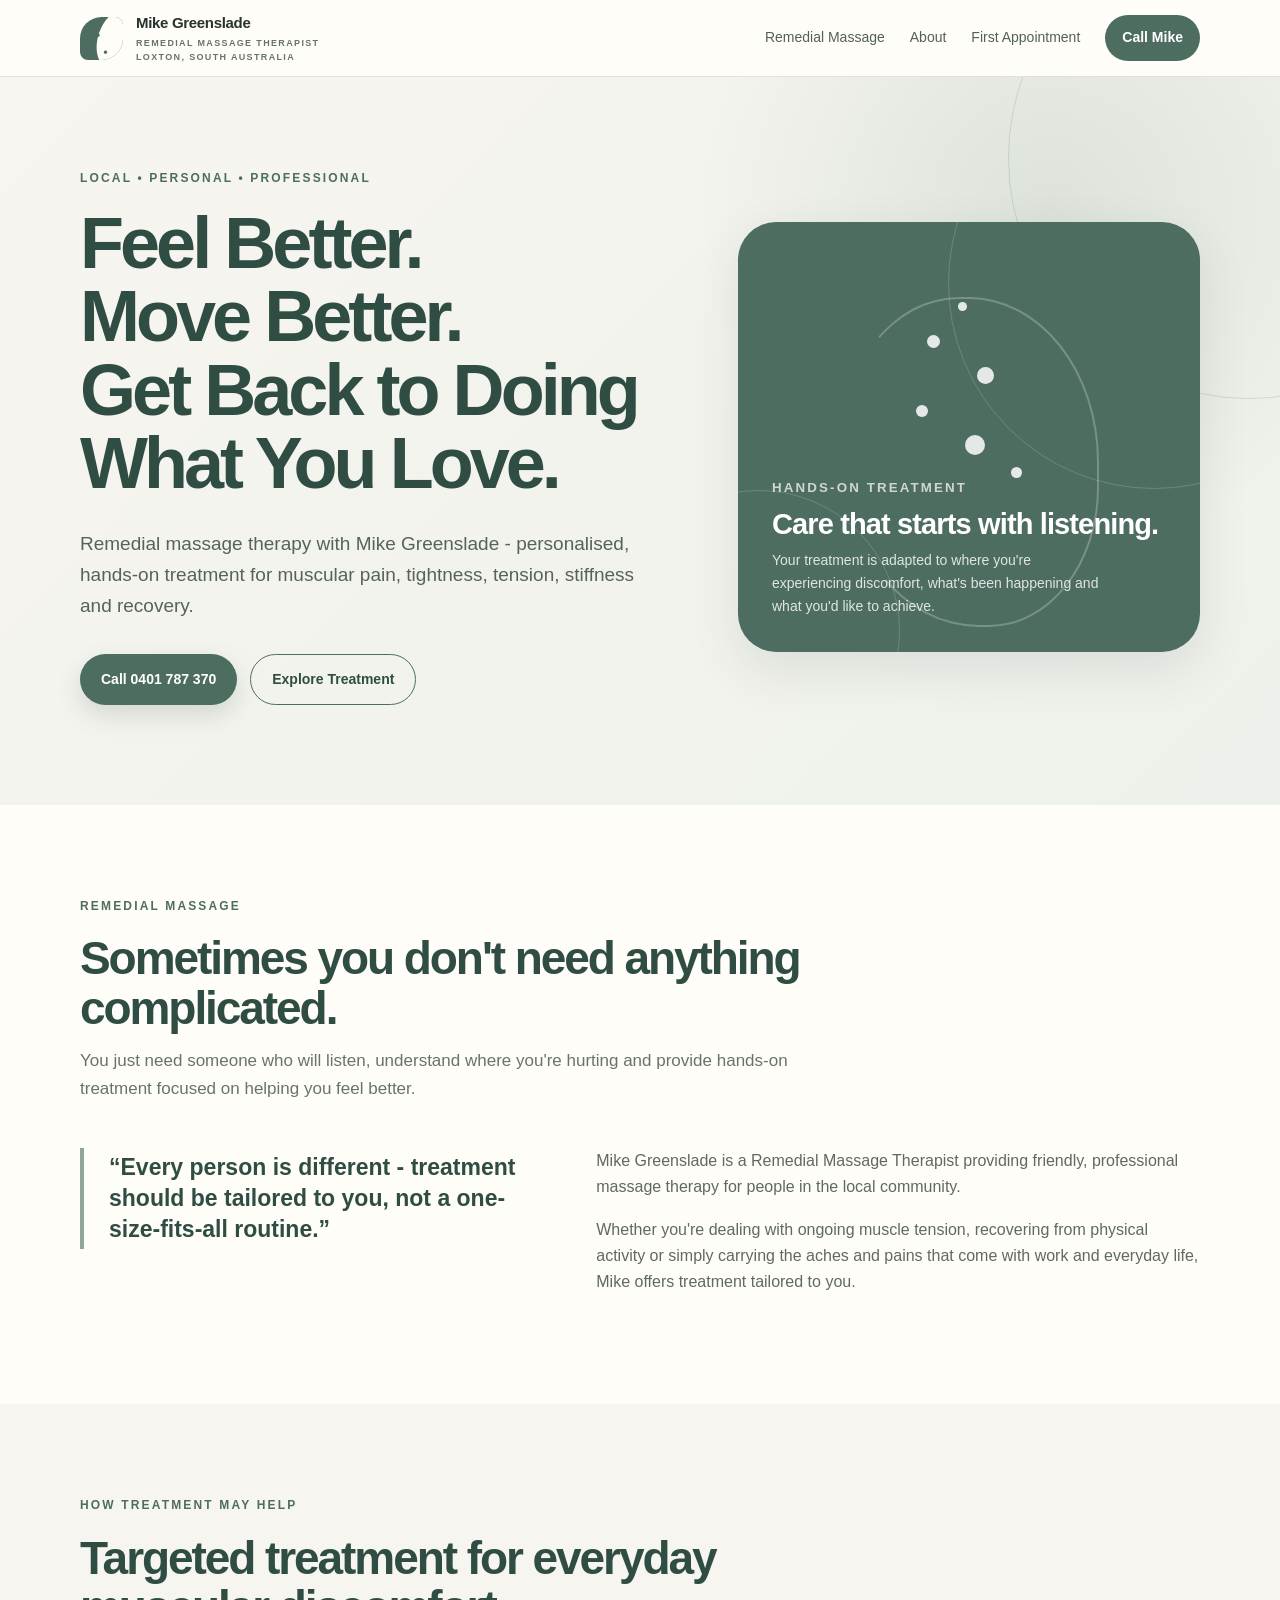
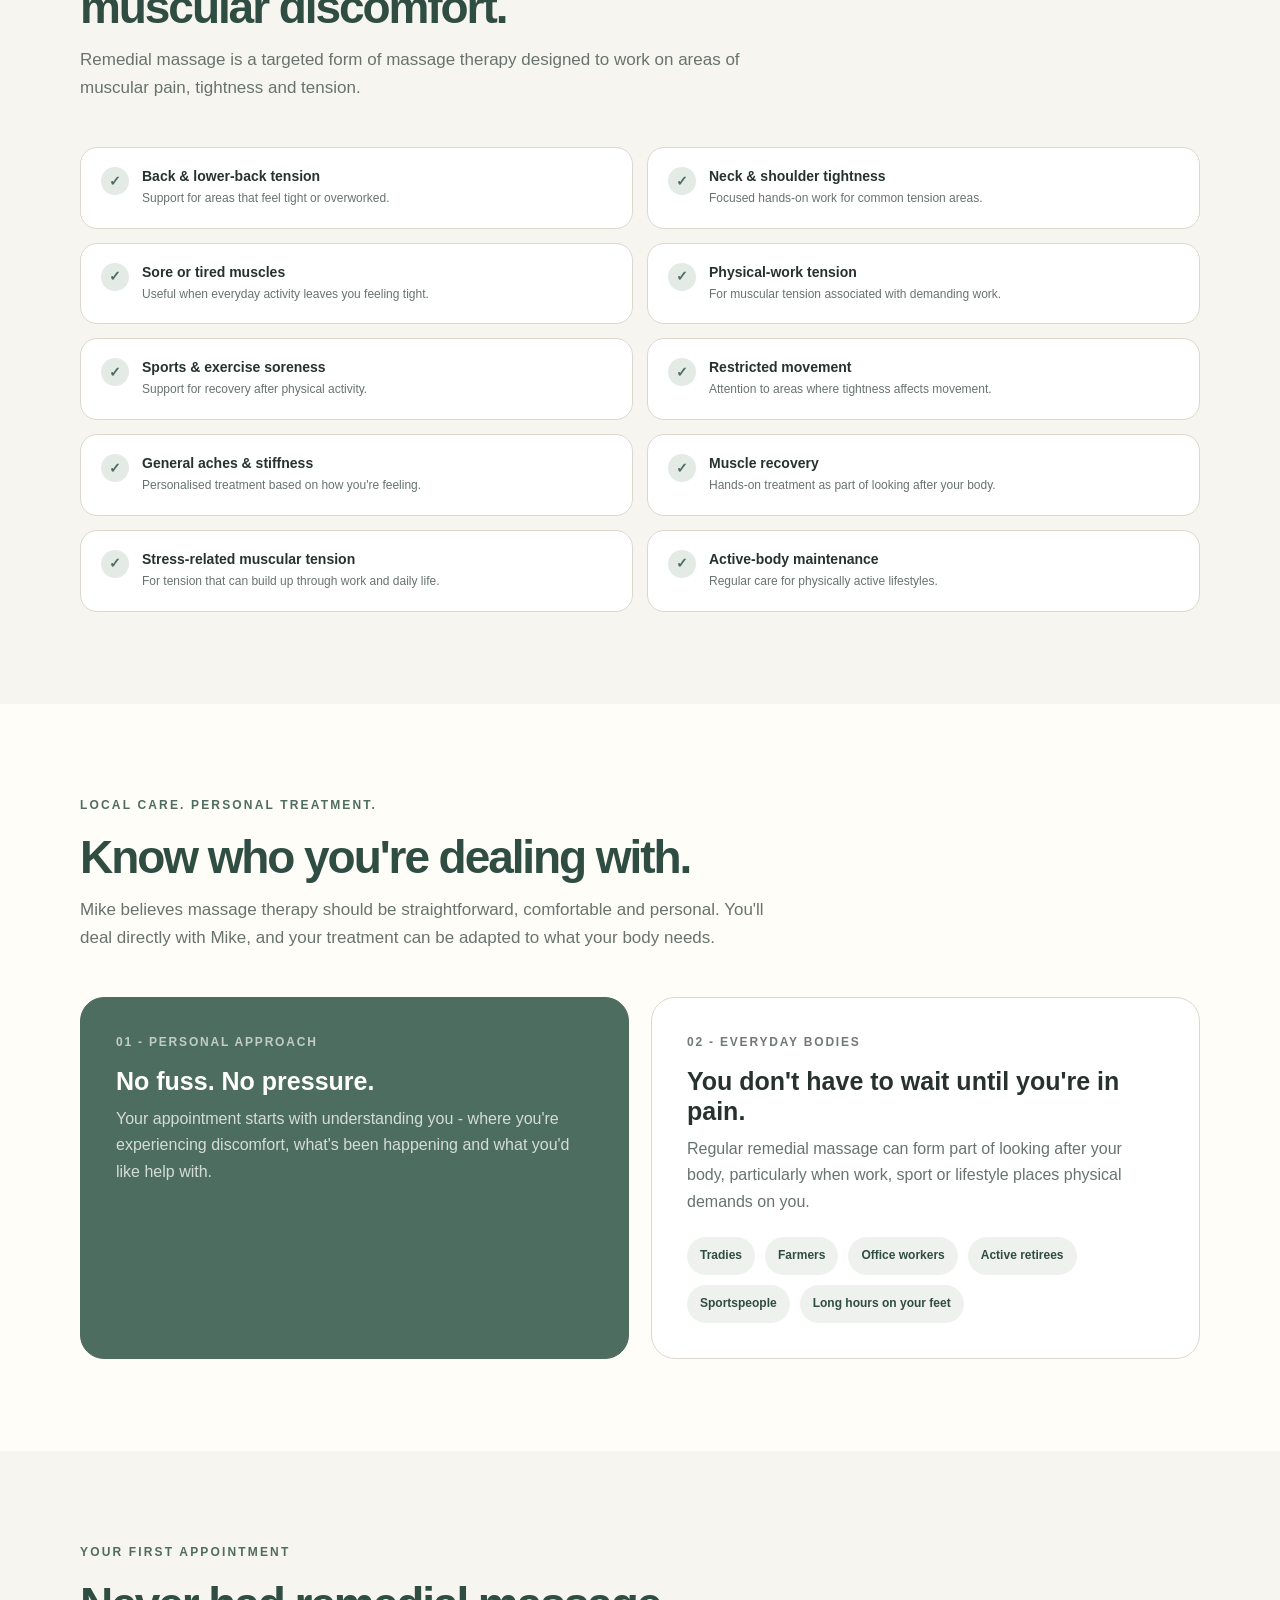
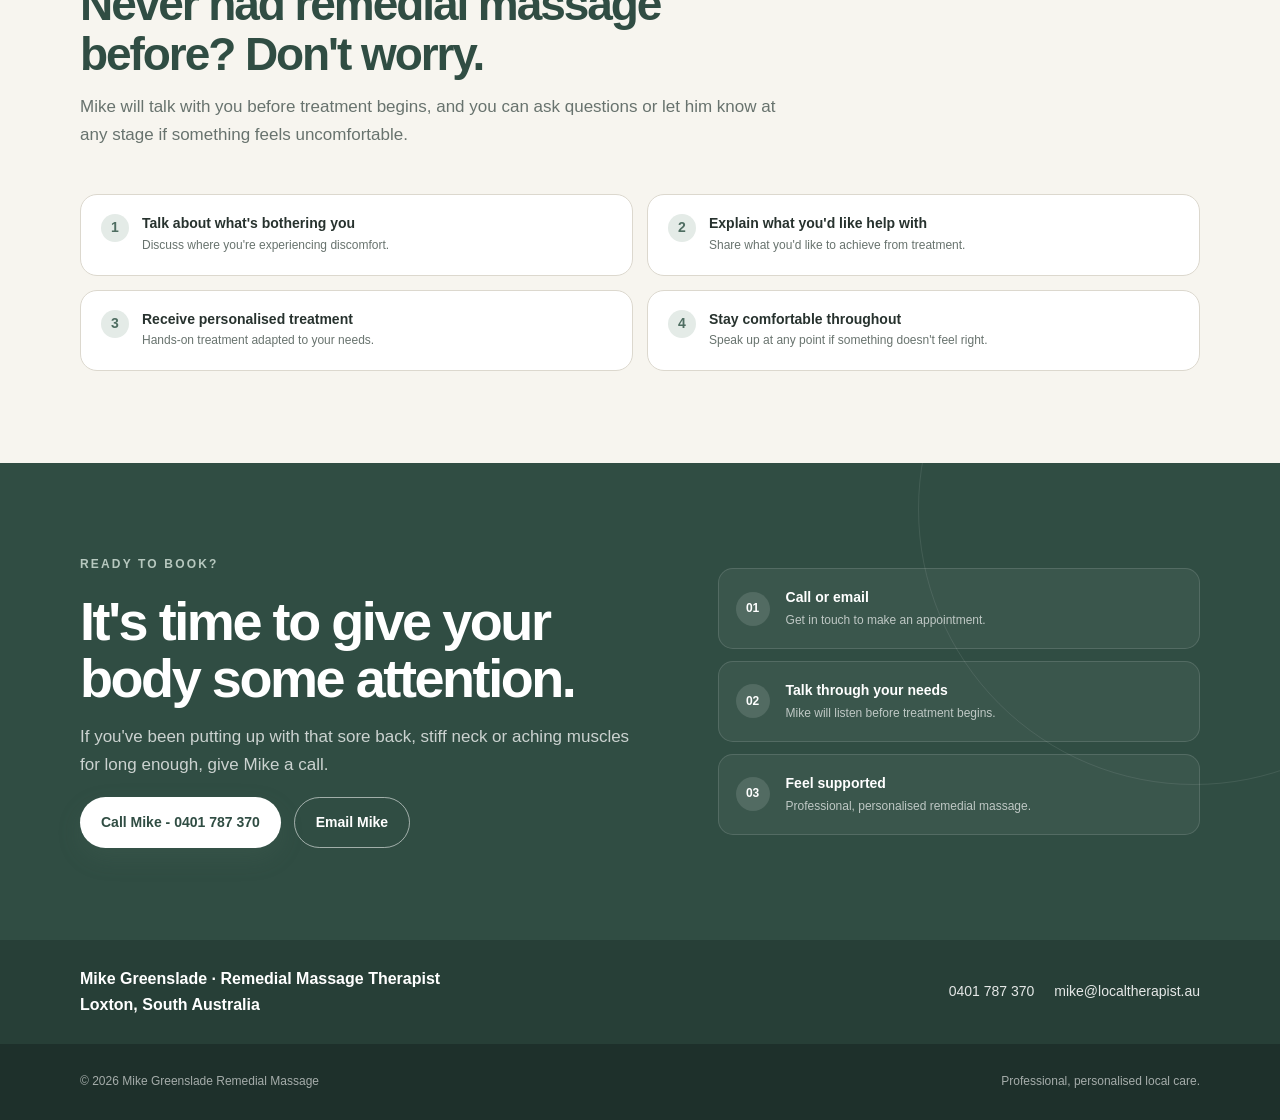
<file: index.html>
<!doctype html>
<html lang="en">
  <head>
    <meta charset="UTF-8" />
    <meta name="viewport" content="width=device-width, initial-scale=1.0" />
    <meta
      name="description"
      content="Remedial massage therapy with Mike Greenslade. Friendly, professional and personalised treatment for muscular pain, tension, stiffness and recovery."
    />
    <title>Mike Greenslade | Remedial Massage Therapist</title>

    <style>
      :root {
        --forest: #4e6d61;
        --forest-dark: #304d43;
        --sage: #8fa69b;
        --cream: #f7f5ef;
        --warm-white: #fffdf8;
        --sand: #e8e3d8;
        --ink: #27322e;
        --muted: #68736e;
        --line: #dcd8ce;
        --shadow: 0 18px 50px rgba(43, 58, 52, 0.1);
        --radius: 24px;
      }

      * {
        box-sizing: border-box;
      }
      html {
        scroll-behavior: smooth;
      }

      body {
        margin: 0;
        color: var(--ink);
        background: var(--warm-white);
        font-family:
          Inter,
          ui-sans-serif,
          -apple-system,
          BlinkMacSystemFont,
          "Segoe UI",
          Roboto,
          Arial,
          sans-serif;
        line-height: 1.65;
      }

      a {
        color: inherit;
        text-decoration: none;
      }
      img {
        max-width: 100%;
        display: block;
      }

      .container {
        width: min(1120px, calc(100% - 40px));
        margin-inline: auto;
      }

      /* Header */
      header {
        position: sticky;
        top: 0;
        z-index: 20;
        background: rgba(255, 253, 248, 0.92);
        backdrop-filter: blur(14px);
        border-bottom: 1px solid rgba(220, 216, 206, 0.75);
      }

      .nav {
        min-height: 76px;
        display: flex;
        align-items: center;
        justify-content: space-between;
        gap: 24px;
      }

      .brand {
        display: flex;
        align-items: center;
        gap: 13px;
        font-weight: 800;
        letter-spacing: -0.02em;
      }

      .brand-mark {
        width: 43px;
        height: 43px;
        position: relative;
        overflow: hidden;
        background: var(--forest);
        border-radius: 50% 8px 50% 8px;
      }

      .brand-mark::before {
        content: "";
        position: absolute;
        width: 35px;
        height: 58px;
        background: var(--warm-white);
        border-radius: 50%;
        left: 18px;
        top: -7px;
        transform: rotate(18deg);
      }

      .brand-mark::after {
        content: "•  •  •";
        position: absolute;
        color: var(--forest);
        font-size: 12px;
        line-height: 13px;
        width: 28px;
        left: 10px;
        top: 9px;
        transform: rotate(-70deg);
        letter-spacing: 3px;
      }

      .brand span {
        display: block;
      }
      .brand-name {
        font-size: 15px;
      }
      .brand-sub {
        font-size: 9px;
        color: var(--muted);
        letter-spacing: 0.15em;
        text-transform: uppercase;
      }

      .nav-links {
        display: flex;
        align-items: center;
        gap: 25px;
        font-size: 14px;
        color: #52605a;
      }

      .nav-links a:hover {
        color: var(--forest-dark);
      }

      .nav-cta {
        padding: 11px 17px;
        border-radius: 999px;
        color: white !important;
        background: var(--forest);
        font-weight: 700;
      }

      /* Hero */
      .hero {
        position: relative;
        overflow: hidden;
        background:
          radial-gradient(
            circle at 82% 18%,
            rgba(143, 166, 155, 0.22),
            transparent 29%
          ),
          linear-gradient(135deg, #f7f5ef 0%, #eef1eb 100%);
        padding: 92px 0 100px;
      }

      .hero::before {
        content: "";
        position: absolute;
        width: 480px;
        height: 480px;
        right: -210px;
        top: -160px;
        border: 1px solid rgba(78, 109, 97, 0.18);
        border-radius: 50%;
      }

      .hero-grid {
        position: relative;
        display: grid;
        grid-template-columns: 1.12fr 0.88fr;
        align-items: center;
        gap: 70px;
      }

      .eyebrow {
        color: var(--forest);
        font-size: 12px;
        font-weight: 800;
        letter-spacing: 0.18em;
        text-transform: uppercase;
        margin-bottom: 18px;
      }

      h1 {
        margin: 0;
        max-width: 720px;
        font-size: clamp(42px, 6vw, 72px);
        line-height: 1.02;
        letter-spacing: -0.055em;
        color: var(--forest-dark);
      }

      .hero-lead {
        max-width: 640px;
        font-size: 19px;
        color: #56635d;
        margin: 27px 0 32px;
      }

      .buttons {
        display: flex;
        flex-wrap: wrap;
        gap: 13px;
      }

      .button {
        display: inline-flex;
        align-items: center;
        justify-content: center;
        min-height: 50px;
        padding: 13px 21px;
        border-radius: 999px;
        font-weight: 800;
        font-size: 14px;
        transition: 0.2s ease;
      }

      .button-primary {
        background: var(--forest);
        color: white;
        box-shadow: 0 10px 25px rgba(78, 109, 97, 0.2);
      }

      .button-primary:hover {
        transform: translateY(-2px);
        background: var(--forest-dark);
      }
      .button-secondary {
        border: 1px solid var(--forest);
        color: var(--forest-dark);
      }
      .button-secondary:hover {
        background: rgba(78, 109, 97, 0.07);
      }

      .hero-card {
        min-height: 430px;
        position: relative;
        border-radius: 38px;
        background: var(--forest);
        box-shadow: var(--shadow);
        overflow: hidden;
        display: flex;
        align-items: flex-end;
        padding: 34px;
        color: white;
      }

      .hero-card::before,
      .hero-card::after {
        content: "";
        position: absolute;
        border: 1px solid rgba(255, 255, 255, 0.17);
        border-radius: 50%;
      }

      .hero-card::before {
        width: 410px;
        height: 410px;
        right: -160px;
        top: -145px;
      }
      .hero-card::after {
        width: 280px;
        height: 280px;
        left: -120px;
        bottom: -120px;
      }

      .body-art {
        position: absolute;
        inset: 45px 40px 90px;
      }

      .body-art .arc {
        position: absolute;
        width: 260px;
        height: 330px;
        left: 50%;
        top: 30px;
        transform: translateX(-50%);
        border: 2px solid rgba(255, 255, 255, 0.24);
        border-left-color: transparent;
        border-radius: 48% 52% 44% 56%;
      }

      .body-art .dot {
        position: absolute;
        border-radius: 50%;
        background: rgba(255, 255, 255, 0.85);
      }

      .dot.d1 {
        width: 9px;
        height: 9px;
        left: 47%;
        top: 12%;
      }
      .dot.d2 {
        width: 13px;
        height: 13px;
        left: 39%;
        top: 23%;
      }
      .dot.d3 {
        width: 17px;
        height: 17px;
        left: 52%;
        top: 34%;
      }
      .dot.d4 {
        width: 12px;
        height: 12px;
        left: 36%;
        top: 47%;
      }
      .dot.d5 {
        width: 20px;
        height: 20px;
        left: 49%;
        top: 57%;
      }
      .dot.d6 {
        width: 11px;
        height: 11px;
        left: 61%;
        top: 68%;
      }

      .hero-card-copy {
        position: relative;
        z-index: 2;
      }
      .hero-card-copy small {
        text-transform: uppercase;
        letter-spacing: 0.16em;
        opacity: 0.72;
        font-weight: 700;
      }
      .hero-card-copy h2 {
        font-size: 29px;
        line-height: 1.1;
        margin: 8px 0 8px;
        letter-spacing: -0.03em;
      }
      .hero-card-copy p {
        margin: 0;
        max-width: 330px;
        opacity: 0.82;
        font-size: 14px;
      }

      /* Sections */
      section {
        padding: 92px 0;
      }
      .section-soft {
        background: var(--cream);
      }
      .section-heading {
        max-width: 720px;
        margin-bottom: 45px;
      }
      .section-heading h2 {
        margin: 0 0 13px;
        color: var(--forest-dark);
        font-size: clamp(31px, 4vw, 46px);
        line-height: 1.08;
        letter-spacing: -0.045em;
      }
      .section-heading p {
        margin: 0;
        color: var(--muted);
        font-size: 17px;
      }

      .intro-grid {
        display: grid;
        grid-template-columns: 0.85fr 1.15fr;
        gap: 70px;
        align-items: start;
      }

      .quote {
        border-left: 4px solid var(--sage);
        padding: 4px 0 4px 25px;
        font-size: 23px;
        line-height: 1.35;
        font-weight: 700;
        color: var(--forest-dark);
      }

      .intro-copy p {
        color: #5f6965;
        margin-top: 0;
      }

      .benefit-grid {
        display: grid;
        grid-template-columns: repeat(2, 1fr);
        gap: 14px;
      }

      .benefit {
        background: white;
        border: 1px solid var(--line);
        border-radius: 17px;
        padding: 19px 20px;
        display: flex;
        gap: 13px;
        align-items: flex-start;
      }

      .benefit-icon {
        flex: 0 0 28px;
        width: 28px;
        height: 28px;
        border-radius: 50%;
        background: #e4ebe7;
        color: var(--forest);
        display: grid;
        place-items: center;
        font-size: 14px;
        font-weight: 900;
      }

      .benefit strong {
        display: block;
        font-size: 14px;
        line-height: 1.35;
      }
      .benefit span {
        display: block;
        color: var(--muted);
        font-size: 12px;
        margin-top: 3px;
      }

      .local-grid {
        display: grid;
        grid-template-columns: 1fr 1fr;
        gap: 22px;
      }

      .feature-card {
        padding: 35px;
        border-radius: var(--radius);
        background: white;
        border: 1px solid var(--line);
      }

      .feature-card.dark {
        background: var(--forest);
        color: white;
        border-color: var(--forest);
      }

      .feature-number {
        font-size: 12px;
        font-weight: 800;
        letter-spacing: 0.15em;
        text-transform: uppercase;
        opacity: 0.65;
      }

      .feature-card h3 {
        font-size: 25px;
        margin: 13px 0 10px;
        line-height: 1.2;
      }
      .feature-card p {
        margin: 0;
        color: var(--muted);
      }
      .feature-card.dark p {
        color: rgba(255, 255, 255, 0.76);
      }

      .audience {
        display: flex;
        flex-wrap: wrap;
        gap: 10px;
        margin-top: 22px;
      }

      .pill {
        background: #eef1ed;
        color: var(--forest-dark);
        border-radius: 999px;
        padding: 9px 13px;
        font-size: 12px;
        font-weight: 700;
      }

      /* Appointment */
      .appointment {
        background: var(--forest-dark);
        color: white;
        position: relative;
        overflow: hidden;
      }

      .appointment::after {
        content: "";
        position: absolute;
        width: 550px;
        height: 550px;
        border: 1px solid rgba(255, 255, 255, 0.09);
        border-radius: 50%;
        right: -190px;
        top: -230px;
      }

      .appointment-grid {
        position: relative;
        z-index: 2;
        display: grid;
        grid-template-columns: 1fr 0.85fr;
        gap: 70px;
        align-items: center;
      }

      .appointment h2 {
        margin: 0 0 16px;
        font-size: clamp(34px, 5vw, 54px);
        line-height: 1.05;
        letter-spacing: -0.045em;
      }

      .appointment-lead {
        color: rgba(255, 255, 255, 0.75);
        max-width: 590px;
        font-size: 17px;
      }

      .steps {
        display: grid;
        gap: 12px;
      }

      .step {
        display: grid;
        grid-template-columns: 36px 1fr;
        gap: 14px;
        align-items: center;
        padding: 17px;
        border: 1px solid rgba(255, 255, 255, 0.13);
        border-radius: 15px;
        background: rgba(255, 255, 255, 0.05);
      }

      .step-no {
        width: 34px;
        height: 34px;
        border-radius: 50%;
        background: rgba(255, 255, 255, 0.12);
        display: grid;
        place-items: center;
        font-size: 12px;
        font-weight: 800;
      }

      .step strong {
        display: block;
        font-size: 14px;
      }
      .step span {
        display: block;
        font-size: 12px;
        opacity: 0.67;
        margin-top: 2px;
      }

      .contact-strip {
        padding: 26px 0;
        background: #273f37;
        color: white;
      }

      .contact-inner {
        display: flex;
        align-items: center;
        justify-content: space-between;
        gap: 20px;
      }

      .contact-details {
        display: flex;
        flex-wrap: wrap;
        gap: 20px;
        font-size: 14px;
      }
      .contact-details a {
        opacity: 0.88;
      }
      .contact-details a:hover {
        opacity: 1;
        text-decoration: underline;
      }

      footer {
        background: #1e302b;
        color: rgba(255, 255, 255, 0.6);
        padding: 28px 0;
        font-size: 12px;
      }

      .footer-inner {
        display: flex;
        justify-content: space-between;
        gap: 20px;
      }

      /* Mobile */
      @media (max-width: 820px) {
        .nav-links {
          display: none;
        }
        .hero {
          padding: 65px 0 70px;
        }
        .hero-grid,
        .intro-grid,
        .appointment-grid {
          grid-template-columns: 1fr;
          gap: 42px;
        }
        .hero-card {
          min-height: 360px;
        }
        .benefit-grid,
        .local-grid {
          grid-template-columns: 1fr;
        }
        section {
          padding: 68px 0;
        }
        .contact-inner,
        .footer-inner {
          align-items: flex-start;
          flex-direction: column;
        }
      }

      @media (max-width: 500px) {
        .container {
          width: min(100% - 28px, 1120px);
        }
        h1 {
          font-size: 44px;
        }
        .hero-card {
          min-height: 330px;
          padding: 25px;
        }
        .benefit-grid {
          gap: 10px;
        }
        .benefit {
          padding: 15px;
        }
        .button {
          width: 100%;
        }
      }

      @media (prefers-reduced-motion: reduce) {
        html {
          scroll-behavior: auto;
        }
        * {
          transition: none !important;
        }
      }
    </style>
  </head>

  <body>
    <header>
      <div class="container nav">
        <a
          class="brand"
          href="#top"
          aria-label="Mike Greenslade Remedial Massage home"
        >
          <div class="brand-mark" aria-hidden="true"></div>
          <div>
            <span class="brand-name">Mike Greenslade</span>
            <span class="brand-sub">Remedial Massage Therapist</span>
            <span class="brand-sub">Loxton, South Australia</span>
          </div>
        </a>

        <nav class="nav-links" aria-label="Main navigation">
          <a href="#massage">Remedial Massage</a>
          <a href="#about">About</a>
          <a href="#first">First Appointment</a>
          <a class="nav-cta" href="tel:0401787370">Call Mike</a>
        </nav>
      </div>
    </header>

    <main id="top">
      <section class="hero">
        <div class="container hero-grid">
          <div>
            <div class="eyebrow">Local • Personal • Professional</div>
            <h1>
              Feel Better.<br />Move Better.<br />Get Back to Doing What You
              Love.
            </h1>
            <p class="hero-lead">
              Remedial massage therapy with Mike Greenslade - personalised,
              hands-on treatment for muscular pain, tightness, tension,
              stiffness and recovery.
            </p>

            <div class="buttons">
              <a class="button button-primary" href="tel:0401787370"
                >Call 0401 787 370</a
              >
              <a class="button button-secondary" href="#massage"
                >Explore Treatment</a
              >
            </div>
          </div>

          <div class="hero-card" aria-label="Remedial massage therapy">
            <div class="body-art" aria-hidden="true">
              <div class="arc"></div>
              <span class="dot d1"></span><span class="dot d2"></span>
              <span class="dot d3"></span><span class="dot d4"></span>
              <span class="dot d5"></span><span class="dot d6"></span>
            </div>
            <div class="hero-card-copy">
              <small>Hands-on treatment</small>
              <h2>Care that starts with listening.</h2>
              <p>
                Your treatment is adapted to where you're experiencing
                discomfort, what's been happening and what you'd like to
                achieve.
              </p>
            </div>
          </div>
        </div>
      </section>

      <section id="massage">
        <div class="container">
          <div class="section-heading">
            <div class="eyebrow">Remedial massage</div>
            <h2>Sometimes you don't need anything complicated.</h2>
            <p>
              You just need someone who will listen, understand where you're
              hurting and provide hands-on treatment focused on helping you feel
              better.
            </p>
          </div>

          <div class="intro-grid">
            <div class="quote">
              “Every person is different - treatment should be tailored to you,
              not a one-size-fits-all routine.”
            </div>

            <div class="intro-copy">
              <p>
                Mike Greenslade is a Remedial Massage Therapist providing
                friendly, professional massage therapy for people in the local
                community.
              </p>
              <p>
                Whether you're dealing with ongoing muscle tension, recovering
                from physical activity or simply carrying the aches and pains
                that come with work and everyday life, Mike offers treatment
                tailored to you.
              </p>
            </div>
          </div>
        </div>
      </section>

      <section class="section-soft">
        <div class="container">
          <div class="section-heading">
            <div class="eyebrow">How treatment may help</div>
            <h2>Targeted treatment for everyday muscular discomfort.</h2>
            <p>
              Remedial massage is a targeted form of massage therapy designed to
              work on areas of muscular pain, tightness and tension.
            </p>
          </div>

          <div class="benefit-grid">
            <div class="benefit">
              <div class="benefit-icon">✓</div>
              <div>
                <strong>Back & lower-back tension</strong
                ><span>Support for areas that feel tight or overworked.</span>
              </div>
            </div>
            <div class="benefit">
              <div class="benefit-icon">✓</div>
              <div>
                <strong>Neck & shoulder tightness</strong
                ><span>Focused hands-on work for common tension areas.</span>
              </div>
            </div>
            <div class="benefit">
              <div class="benefit-icon">✓</div>
              <div>
                <strong>Sore or tired muscles</strong
                ><span
                  >Useful when everyday activity leaves you feeling tight.</span
                >
              </div>
            </div>
            <div class="benefit">
              <div class="benefit-icon">✓</div>
              <div>
                <strong>Physical-work tension</strong
                ><span
                  >For muscular tension associated with demanding work.</span
                >
              </div>
            </div>
            <div class="benefit">
              <div class="benefit-icon">✓</div>
              <div>
                <strong>Sports & exercise soreness</strong
                ><span>Support for recovery after physical activity.</span>
              </div>
            </div>
            <div class="benefit">
              <div class="benefit-icon">✓</div>
              <div>
                <strong>Restricted movement</strong
                ><span
                  >Attention to areas where tightness affects movement.</span
                >
              </div>
            </div>
            <div class="benefit">
              <div class="benefit-icon">✓</div>
              <div>
                <strong>General aches & stiffness</strong
                ><span
                  >Personalised treatment based on how you're feeling.</span
                >
              </div>
            </div>
            <div class="benefit">
              <div class="benefit-icon">✓</div>
              <div>
                <strong>Muscle recovery</strong
                ><span
                  >Hands-on treatment as part of looking after your body.</span
                >
              </div>
            </div>
            <div class="benefit">
              <div class="benefit-icon">✓</div>
              <div>
                <strong>Stress-related muscular tension</strong
                ><span
                  >For tension that can build up through work and daily
                  life.</span
                >
              </div>
            </div>
            <div class="benefit">
              <div class="benefit-icon">✓</div>
              <div>
                <strong>Active-body maintenance</strong
                ><span>Regular care for physically active lifestyles.</span>
              </div>
            </div>
          </div>
        </div>
      </section>

      <section id="about">
        <div class="container">
          <div class="section-heading">
            <div class="eyebrow">Local care. Personal treatment.</div>
            <h2>Know who you're dealing with.</h2>
            <p>
              Mike believes massage therapy should be straightforward,
              comfortable and personal. You'll deal directly with Mike, and your
              treatment can be adapted to what your body needs.
            </p>
          </div>

          <div class="local-grid">
            <article class="feature-card dark">
              <div class="feature-number">01 - Personal approach</div>
              <h3>No fuss. No pressure.</h3>
              <p>
                Your appointment starts with understanding you - where you're
                experiencing discomfort, what's been happening and what you'd
                like help with.
              </p>
            </article>

            <article class="feature-card">
              <div class="feature-number">02 - Everyday bodies</div>
              <h3>You don't have to wait until you're in pain.</h3>
              <p>
                Regular remedial massage can form part of looking after your
                body, particularly when work, sport or lifestyle places physical
                demands on you.
              </p>

              <div class="audience">
                <span class="pill">Tradies</span>
                <span class="pill">Farmers</span>
                <span class="pill">Office workers</span>
                <span class="pill">Active retirees</span>
                <span class="pill">Sportspeople</span>
                <span class="pill">Long hours on your feet</span>
              </div>
            </article>
          </div>
        </div>
      </section>

      <section id="first" class="section-soft">
        <div class="container">
          <div class="section-heading">
            <div class="eyebrow">Your first appointment</div>
            <h2>Never had remedial massage before? Don't worry.</h2>
            <p>
              Mike will talk with you before treatment begins, and you can ask
              questions or let him know at any stage if something feels
              uncomfortable.
            </p>
          </div>

          <div class="benefit-grid">
            <div class="benefit">
              <div class="benefit-icon">1</div>
              <div>
                <strong>Talk about what's bothering you</strong
                ><span>Discuss where you're experiencing discomfort.</span>
              </div>
            </div>
            <div class="benefit">
              <div class="benefit-icon">2</div>
              <div>
                <strong>Explain what you'd like help with</strong
                ><span>Share what you'd like to achieve from treatment.</span>
              </div>
            </div>
            <div class="benefit">
              <div class="benefit-icon">3</div>
              <div>
                <strong>Receive personalised treatment</strong
                ><span>Hands-on treatment adapted to your needs.</span>
              </div>
            </div>
            <div class="benefit">
              <div class="benefit-icon">4</div>
              <div>
                <strong>Stay comfortable throughout</strong
                ><span
                  >Speak up at any point if something doesn't feel right.</span
                >
              </div>
            </div>
          </div>
        </div>
      </section>

      <section class="appointment">
        <div class="container appointment-grid">
          <div>
            <div class="eyebrow" style="color: #b7c8bf">Ready to book?</div>
            <h2>It's time to give your body some attention.</h2>
            <p class="appointment-lead">
              If you've been putting up with that sore back, stiff neck or
              aching muscles for long enough, give Mike a call.
            </p>

            <div class="buttons">
              <a
                class="button button-primary"
                style="background: #fff; color: #304d43"
                href="tel:0401787370"
                >Call Mike - 0401 787 370</a
              >
              <a
                class="button button-secondary"
                style="border-color: rgba(255, 255, 255, 0.55); color: #fff"
                href="mailto:mike@localtherapist.au"
                >Email Mike</a
              >
            </div>
          </div>

          <div class="steps">
            <div class="step">
              <div class="step-no">01</div>
              <div>
                <strong>Call or email</strong
                ><span>Get in touch to make an appointment.</span>
              </div>
            </div>
            <div class="step">
              <div class="step-no">02</div>
              <div>
                <strong>Talk through your needs</strong
                ><span>Mike will listen before treatment begins.</span>
              </div>
            </div>
            <div class="step">
              <div class="step-no">03</div>
              <div>
                <strong>Feel supported</strong
                ><span>Professional, personalised remedial massage.</span>
              </div>
            </div>
          </div>
        </div>
      </section>

      <div class="contact-strip">
        <div class="container contact-inner">
          <strong
            >Mike Greenslade · Remedial Massage Therapist <br />
            <a
              href="https://www.google.com/maps/place/Loxton+SA+5333,+Australia/@-34.470918,140.533982,13z/data=!3m1!4b1!4m6!3m5!1s0x6ac718e827465f37:0x5033654628efb10!8m2!3d-34.4512008!4d140.5697699!16zL20vMDdkMHhn?entry=ttu&g_ep=EgoyMDI2MDkxNS4wIKXMDSoASAFQAw%3D%3D"
              >Loxton, South Australia</a
            >
          </strong>
          <div class="contact-details">
            <a href="tel:0401787370">0401 787 370</a>
            <a href="mailto:mike@localtherapist.au">mike@localtherapist.au</a>
          </div>
        </div>
      </div>
    </main>

    <footer>
      <div class="container footer-inner">
        <span>© <span id="year"></span> Mike Greenslade Remedial Massage</span>
        <span>Professional, personalised local care.</span>
      </div>
    </footer>

    <script>
      document.getElementById("year").textContent = new Date().getFullYear();
    </script>
  </body>
</html>
</file>
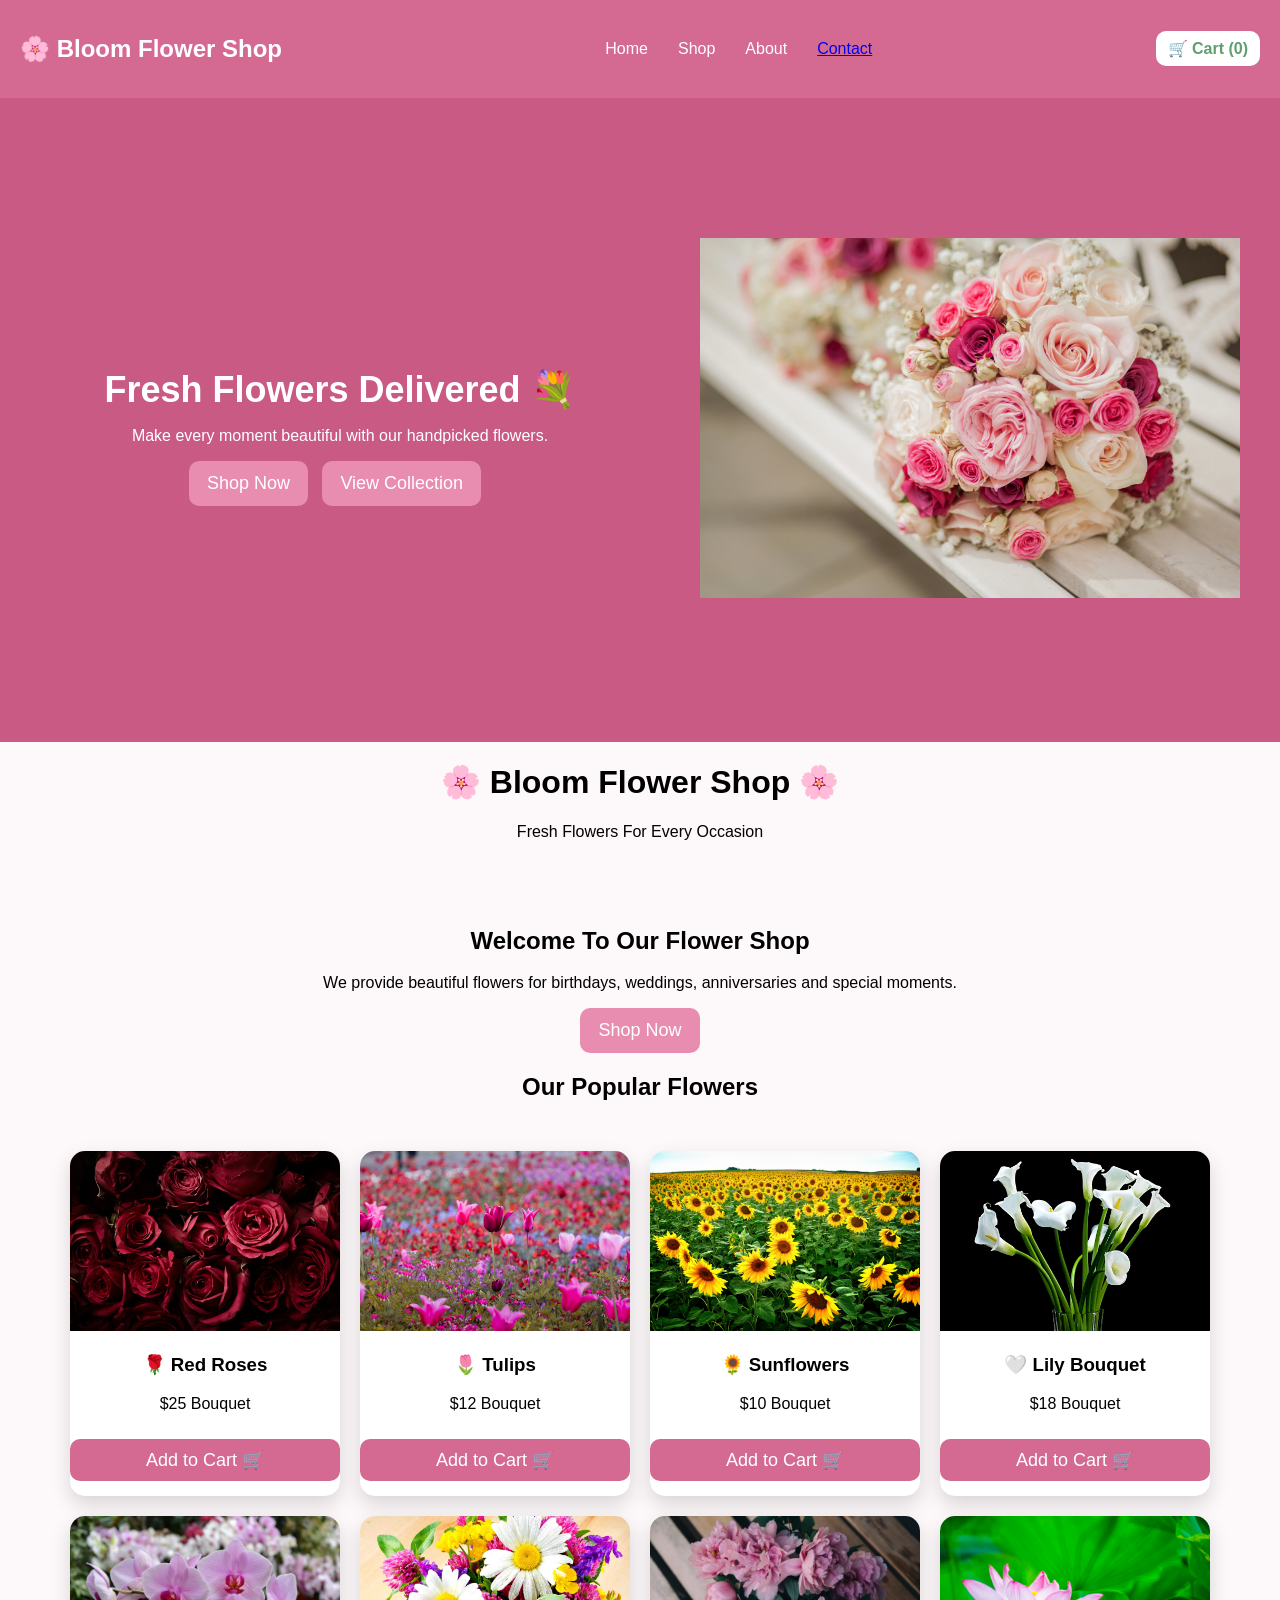
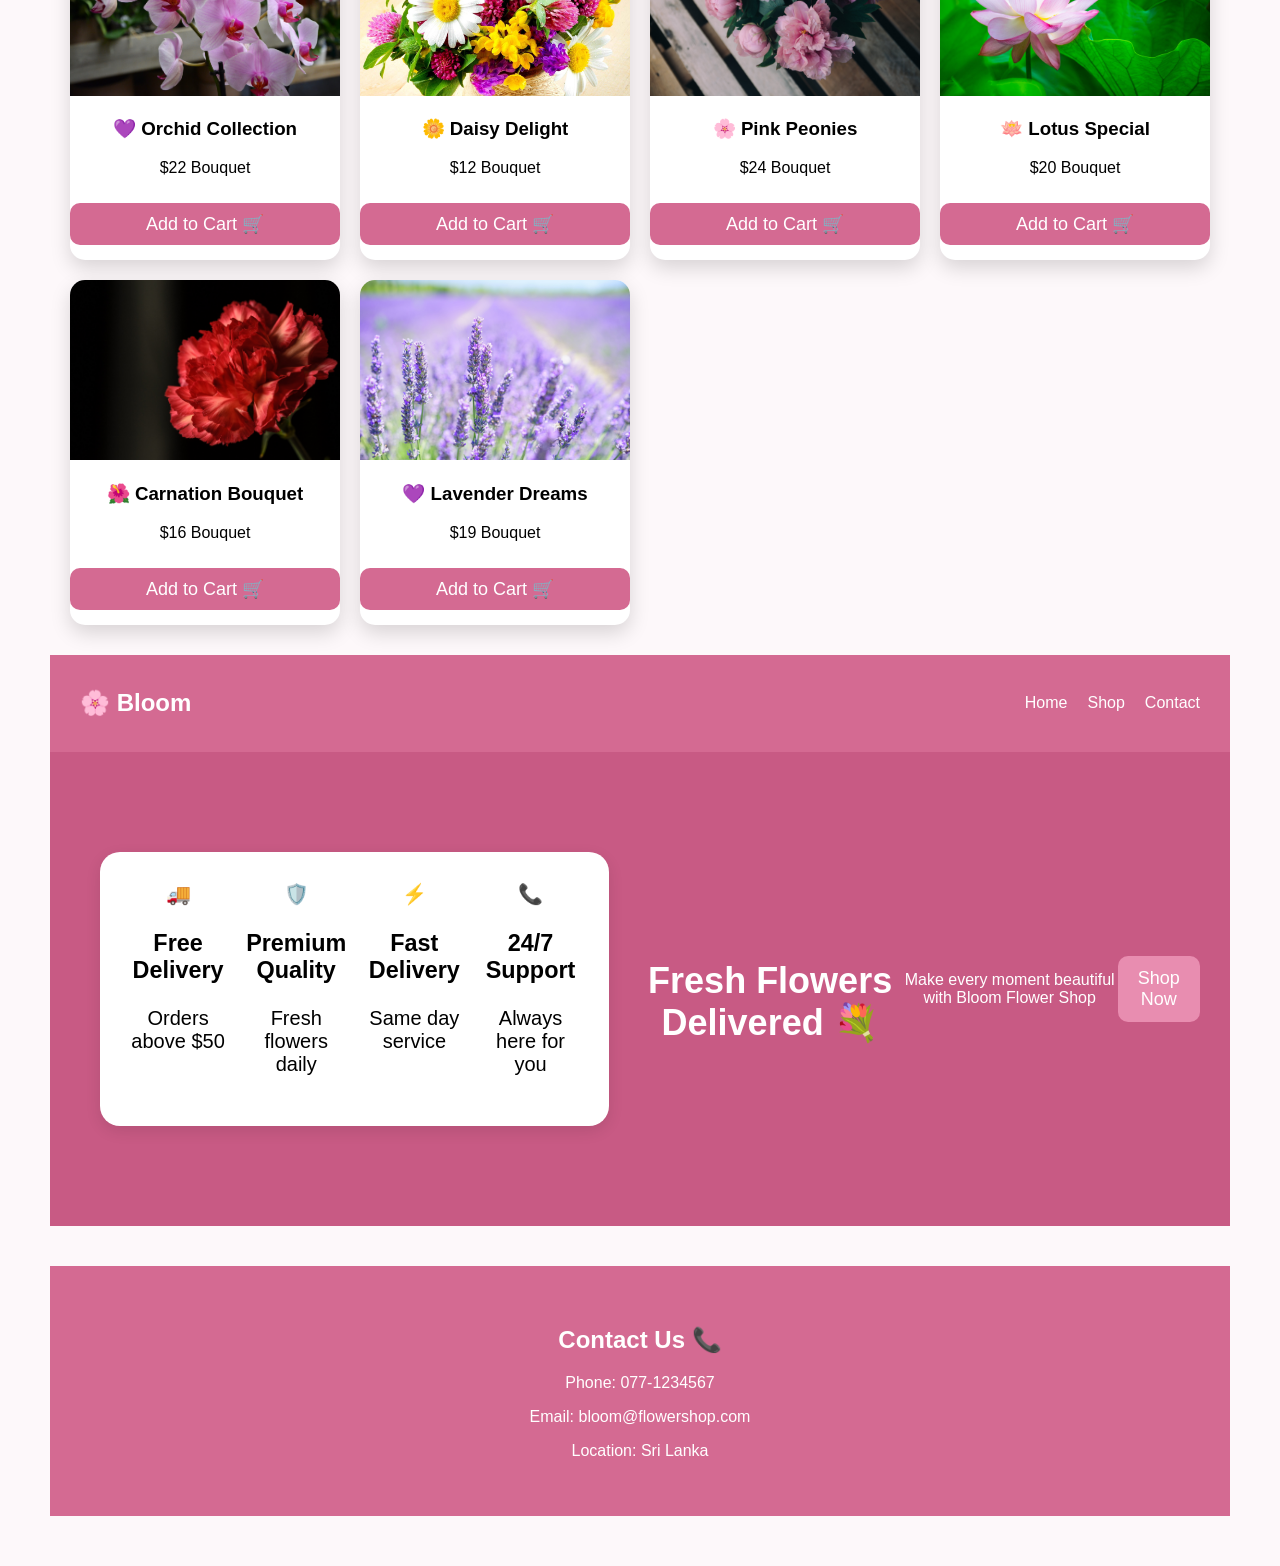
<file: indexLegacy.html>
<!DOCTYPE html>
<html>

<head>
    <link rel="stylesheet" href="style.css">
    <title>Bloom Flower Shop</title>
    <link rel="stylesheet" href="style.css">
</head>
<script src="script.js"></script>
<body>
<header class="topbar">

    <h2>🌸 Bloom Flower Shop</h2>

    <nav>
        <ul>
            <li>Home</li>
            <li>Shop</li>
            <li>About</li>
            <li><a href="#contact">Contact</a></li>
        </ul>
    </nav>

    <div class="cart" id="cart">
        🛒 Cart (0)
    </div>

</header>
<section class="hero">
    <section class="hero">

    <div class="hero-text">

        <h1>Fresh Flowers Delivered 💐</h1>

        <p>
            Make every moment beautiful with our handpicked flowers.
        </p>

        <button>Shop Now</button>

        <button>View Collection</button>

    </div>

    <div class="hero-image">

        <img src="images/hero.jpg">

    </div>

</section>
</section>
        <h1>🌸 Bloom Flower Shop 🌸</h1>
        <p>Fresh Flowers For Every Occasion</p>
    </header>

    <section>
        <h2>Welcome To Our Flower Shop</h2>

        <p>
            We provide beautiful flowers for birthdays,
            weddings, anniversaries and special moments.
        </p>

        <button>Shop Now</button>
        <h2>Our Popular Flowers</h2>

<section class="products">

    <div class="flower-card">
        <img src="images/rose.jpg">
        <h3>🌹 Red Roses</h3>
        <p>$25 Bouquet</p>
        <button class="cart-btn">
    Add to Cart 🛒
</button>
    </div>

    <div class="flower-card">
        <img src="images/tulip.jpg">
        <h3>🌷 Tulips</h3>
        <p>$12 Bouquet</p>
        <button class="cart-btn">
    Add to Cart 🛒
</button>
    </div>

    <div class="flower-card">
        <img src="images/sunflower.jpg">
        <h3>🌻 Sunflowers</h3>
        <p>$10 Bouquet</p>
        <button class="cart-btn">
    Add to Cart 🛒
</button>
    </div>
    <div class="flower-card">
    <img src="images/lily.jpg">
    <h3>🤍 Lily Bouquet</h3>
    <p>$18 Bouquet</p>
    <button class="cart-btn">
    Add to Cart 🛒
</button>
</div>

<div class="flower-card">
    <img src="images/orchid.jpg">
    <h3>💜 Orchid Collection</h3>
    <p>$22 Bouquet</p>
    <button class="cart-btn">
    Add to Cart 🛒
</button>
</div>

<div class="flower-card">
    <img src="images/daisy.jpg">
    <h3>🌼 Daisy Delight</h3>
    <p>$12 Bouquet</p>
    <button class="cart-btn">
    Add to Cart 🛒
</button>
</div>

<div class="flower-card">
    <img src="images/peony.jpg">
    <h3>🌸 Pink Peonies</h3>
    <p>$24 Bouquet</p>
    <button class="cart-btn">
    Add to Cart 🛒
</button>
</div>

<div class="flower-card">
    <img src="images/lotus.jpg">
    <h3>🪷 Lotus Special</h3>
    <p>$20 Bouquet</p>
    <button class="cart-btn">
    Add to Cart 🛒
</button>
</div>
<div class="flower-card">
    <img src="images/carnation.jpg">
    <h3>🌺 Carnation Bouquet</h3>
    <p>$16 Bouquet</p>
    <button class="cart-btn">
    Add to Cart 🛒
</button>
</div>
<div class="flower-card">
    <img src="images/lavender.jpg">
    <h3>💜 Lavender Dreams</h3>
    <p>$19 Bouquet</p>
    <button class="cart-btn">
    Add to Cart 🛒
</button>
</div>

</section>

</body>
<nav class="navbar">
    <h2>🌸 Bloom</h2>

    <ul>
        <li>Home</li>
        <li>Shop</li>
        <li>Contact</li>
    </ul>
</nav>
<section class="hero">
    <section class="features">

    <div class="feature">
        🚚
        <h3>Free Delivery</h3>
        <p>Orders above $50</p>
    </div>

    <div class="feature">
        🛡️
        <h3>Premium Quality</h3>
        <p>Fresh flowers daily</p>
    </div>

    <div class="feature">
        ⚡
        <h3>Fast Delivery</h3>
        <p>Same day service</p>
    </div>

    <div class="feature">
        📞
        <h3>24/7 Support</h3>
        <p>Always here for you</p>
    </div>

</section>
    <h1>Fresh Flowers Delivered 💐</h1>
    <p>Make every moment beautiful with Bloom Flower Shop</p>
    <button>Shop Now</button>
</section>
<section class="contact" id="contact">
    <h2>Contact Us 📞</h2>

    <p>Phone: 077-1234567</p>
    <p>Email: bloom@flowershop.com</p>
    <p>Location: Sri Lanka</p>
</section>
<script src="script.js"></script>
</body>
</file>
<file: style.css>
:root {
    --dark-pink: #c85a84;
    --pink: #e88db0;
    --green: #5f9e6e;
    --white: #ffffff;
    --light-bg: #fdf8fa;
}
body {
    font-family: Arial, sans-serif;
    background: var(--light-bg);
}

header {
    background-color: #d46a92;
    color: white;
    padding: 30px;
}

section {
    padding: 50px;
}

button {
    background: var(--pink);
    color: white;
    border: none;
    padding: 12px 25px;
    font-size: 18px;
    cursor: pointer;
    border-radius: 10px;
}
.flower-card {
    background: white;
    border-radius: 15px;
    overflow: hidden;

    box-shadow: 0 5px 15px rgba(0,0,0,0.1);

    transition: transform 0.3s ease, box-shadow 0.3s ease;
}
.flower-card:hover {
    transform: translateY(-10px);
    box-shadow: 0 15px 25px rgba(0,0,0,0.2);
}
.flower-card img {
    width: 100%;
    height: 180px;
    object-fit: cover;
}
.navbar {
    display: flex;
    justify-content: space-between;
    align-items: center;

    background-color: #d46a92;
    color: white;

    padding: 15px 30px;
}

.navbar ul {
    list-style: none;
    display: flex;
    gap: 20px;
}

.navbar li {
    cursor: pointer;
}
.hero {
    display: flex;

    justify-content: space-between;

    align-items: center;

    padding: 60px;

    background: #d46a92;

    color: white;
}
.hero-text {
    width: 50%;
}
.hero-text h1 {
    font-size: 60px;
}
.hero-image {
    width: 45%;
}
.hero-image img {
    width: 100%;
}
.hero button {
    margin-right: 10px;
}
body {
    margin: 0;
    font-family: Arial, sans-serif;
    text-align: center;
}
.contact {
    background-color: #d46a92;
    color: white;

    padding: 40px;
    margin-top: 40px;
}
button {
    background: var(--pink);
    color: white;

    border: none;
    padding: 12px 25px;

    border-radius: 10px;
    cursor: pointer;
}
.flower-card button {
    width: 100%;
    margin-top: 10px;

    background-color: #d46a92;
    color: white;

    border: none;
    padding: 10px;

    border-radius: 10px;

    cursor: pointer;

    transition: all 0.3s ease;
}
.flower-card button:hover {
    background: var(--green);
    transform: scale(1.05);
}
.products {
    display: grid;
    grid-template-columns: repeat(auto-fit, minmax(220px, 1fr));
    gap: 20px;
    padding: 40px;
}
transition: all 0.3s ease;
.flower-card:hover {
    transform: translateY(-8px);
}
.topbar {
    display: flex;

    justify-content: space-between;

    align-items: center;

    background: var(--dark-pink);

    color: white;

    padding: 20px 40px;
}
.topbar {
    display: flex;
    justify-content: space-between;
    align-items: center;

    background: #d46a92;
    color: white;

    padding: 15px 20px;
}
.topbar ul {
    display: flex;

    list-style: none;

    gap: 30px;
}
.topbar li {
    cursor: pointer;
}
body {
    margin: 0;
    font-family: Arial, sans-serif;
}
.products {
    display: grid;
    grid-template-columns: repeat(auto-fit, minmax(220px, 1fr));
    gap: 20px;
    padding: 30px;
}
.flower-card {
    background: white;
    border-radius: 15px;
    overflow: hidden;

    box-shadow: 0 8px 20px rgba(0,0,0,0.15);

    text-align: center;
    padding-bottom: 15px;

    transition: all 0.3s ease;
}

* {
    box-sizing: border-box;
}
.hero {
    background: var(--dark-pink);
    color: white;

    text-align: center;
    padding: 70px 20px;
}
.hero h1 {
    font-size: 36px;
    margin-bottom: 10px;
}
button {
    background: var(--pink);
    color: white;

    border: none;
    padding: 12px 18px;

    border-radius: 10px;

    cursor: pointer;

    transition: all 0.3s ease;
}
button:hover {
    background: var(--green);
    transform: scale(1.05);
}
html {
    scroll-behavior: smooth;
}
.hero, .products {
    padding-left: 20px;
    padding-right: 20px;
}
.flower-card:hover {
    transform: translateY(-10px);
    box-shadow: 0 15px 30px rgba(255,105,180,0.4);
}
.features {

    display: grid;

    grid-template-columns: repeat(4, 1fr);

    gap: 20px;

    background: white;

    color: black;

    padding: 30px;

    margin: 30px;

    border-radius: 20px;

    box-shadow: 0 5px 15px rgba(0,0,0,0.1);
}
.feature {
    text-align: center;
    color: black;
}
.feature {
    font-size: 20px;
}
.cart {
    background: white;
    color: var(--green);

    padding: 8px 12px;
    border-radius: 10px;
    font-weight: bold;
}
</file>
